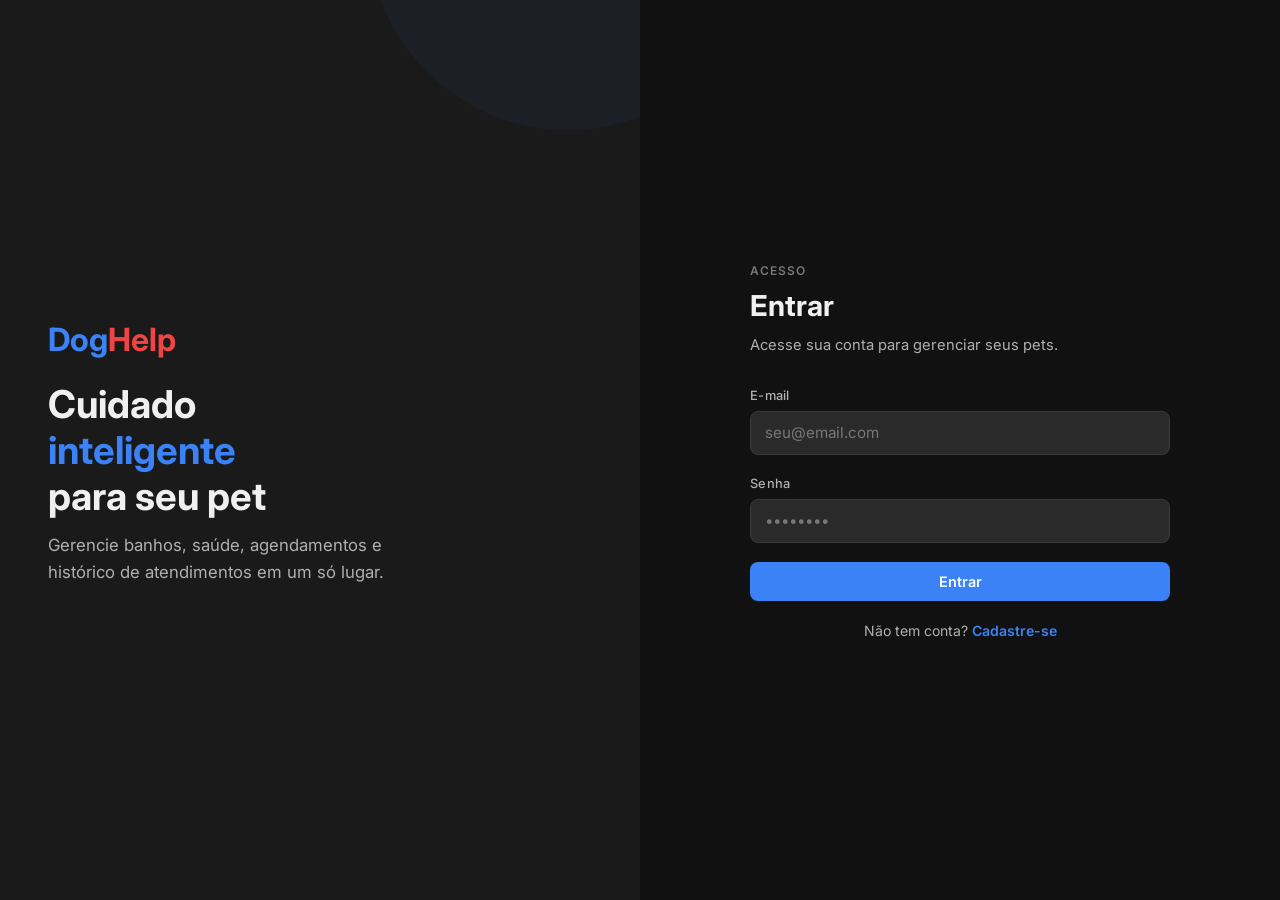
<file: index.html/index.html>
<!DOCTYPE html>
<html lang="pt-BR">
<head>
  <meta charset="UTF-8">
  <meta name="viewport" content="width=device-width, initial-scale=1.0">
  <title>DogHelp · Login</title>
  <link rel="preconnect" href="https://fonts.googleapis.com">
  <link rel="preconnect" href="https://fonts.gstatic.com" crossorigin>
  <link href="https://fonts.googleapis.com/css2?family=Inter:opsz,wght@14..32,400;14..32,500;14..32,600;14..32,700&family=IBM+Plex+Mono&display=swap" rel="stylesheet">
  <link rel="stylesheet" href="css/style.css">
</head>
<body>

<div class="tela-auth">
  <!-- Painel esquerdo -->
  <div class="painel-marca">
    <div class="painel-marca__conteudo">
      <div class="marca">
        <span class="azul">Dog</span><span class="vermelho">Help</span>
      </div>
      <h1>
        Cuidado<br>
        <span class="azul">inteligente</span><br>
        para seu pet
      </h1>
      <p>Gerencie banhos, saúde, agendamentos e histórico de atendimentos em um só lugar.</p>
    </div>
  </div>

  <!-- Painel direito -->
  <div class="painel-form">
    <div class="cartao-form">

      <!-- LOGIN -->
      <div id="loginForm">
        <span class="label-topo">Acesso</span>
        <h2>Entrar</h2>
        <span class="subtitulo">Acesse sua conta para gerenciar seus pets.</span>

        <div id="alertaLogin" class="alerta"></div>

        <div class="campo">
          <label for="loginEmail">E-mail</label>
          <input type="email" id="loginEmail" placeholder="seu@email.com">
        </div>
        <div class="campo">
          <label for="loginSenha">Senha</label>
          <input type="password" id="loginSenha" placeholder="••••••••">
        </div>

        <button class="btn btn-blue" id="btnLogin">Entrar</button>

        <div class="rodape-form">
          Não tem conta? <a href="#" id="irCadastro">Cadastre-se</a>
        </div>
      </div>

      <!-- CADASTRO -->
      <div id="cadastroForm" class="oculto">
        <span class="label-topo">Novo registro</span>
        <h2>Criar conta</h2>
        <span class="subtitulo">Preencha os dados para começar.</span>

        <div id="alertaCadastro" class="alerta"></div>

        <div class="campo">
          <label for="cadNome">Nome completo *</label>
          <input type="text" id="cadNome" placeholder="Seu nome">
        </div>
        <div class="campo">
          <label for="cadEmail">E-mail *</label>
          <input type="email" id="cadEmail" placeholder="seu@email.com">
        </div>
        <div class="campo">
          <label for="cadSenha">Senha *</label>
          <input type="password" id="cadSenha" placeholder="Mínimo 6 caracteres">
        </div>
        <div class="campo">
          <label for="cadTelefone">Telefone</label>
          <input type="text" id="cadTelefone" placeholder="(00) 00000-0000">
        </div>
        <div class="campo">
          <label for="cadEndereco">Endereço</label>
          <input type="text" id="cadEndereco" placeholder="Rua, número, bairro, cidade">
        </div>

        <button class="btn btn-blue" id="btnCadastrar">Cadastrar</button>

        <div class="rodape-form">
          Já tem conta? <a href="#" id="irLogin">Faça login</a>
        </div>
      </div>

    </div>
  </div>
</div>

<script src="js/storage.js"></script>
<script src="js/auth.js"></script>
</body>
</html>
</file>
<file: index.html/css/style.css>
/* =========================================================
   DogHelp - Sistema de Gestão para Pet Shops
   Tema escuro com destaque em azul e vermelho
   ========================================================= */

:root {
  --bg-primary: #111111;
  --bg-secondary: #1A1A1A;
  --bg-card: #242424;
  --bg-input: #2A2A2A;
  --bg-hover: #333333;
  --text-primary: #F0F0F0;
  --text-secondary: #B0B0B0;
  --text-muted: #777777;
  --blue: #3B82F6;
  --blue-dark: #2563EB;
  --blue-tint: #1E3A6F;
  --red: #EF4444;
  --red-dark: #DC2626;
  --red-tint: #7F1D1D;
  --border: #3A3A3A;
  --border-light: #4A4A4A;
  --f-body: "Inter", -apple-system, BlinkMacSystemFont, sans-serif;
  --f-mono: "IBM Plex Mono", "Courier New", monospace;
  --radius: 8px;
  --radius-lg: 12px;
  --shadow: 0 4px 20px rgba(0, 0, 0, 0.5);
  --max-width: 1100px;
}

* { margin: 0; padding: 0; box-sizing: border-box; }
html { -webkit-text-size-adjust: 100%; }

body {
  font-family: var(--f-body);
  background: var(--bg-primary);
  color: var(--text-primary);
  line-height: 1.6;
  min-height: 100vh;
}

::-webkit-scrollbar { width: 8px; height: 8px; }
::-webkit-scrollbar-track { background: var(--bg-secondary); }
::-webkit-scrollbar-thumb { background: var(--border-light); border-radius: 4px; }
::-webkit-scrollbar-thumb:hover { background: var(--blue); }

a { color: var(--blue); text-decoration: none; }
a:hover { text-decoration: underline; }

.btn {
  display: inline-flex;
  align-items: center;
  justify-content: center;
  gap: 0.5rem;
  border: none;
  border-radius: var(--radius);
  padding: 0.7rem 1.5rem;
  font-family: var(--f-body);
  font-weight: 600;
  font-size: 0.9rem;
  cursor: pointer;
  transition: all 0.2s ease;
}
.btn:active { transform: scale(0.97); }

.btn-blue { background: var(--blue); color: #fff; width: 100%; }
.btn-blue:hover { background: var(--blue-dark); }

.btn-red { background: transparent; color: var(--red); border: 1.5px solid var(--red); }
.btn-red:hover { background: var(--red-tint); }

.btn-outline { background: transparent; color: var(--text-secondary); border: 1.5px solid var(--border); }
.btn-outline:hover { border-color: var(--blue); color: var(--blue); }

.btn-mini { padding: 0.35rem 0.8rem; font-size: 0.78rem; }
.btn-block { width: 100%; }

.campo { margin-bottom: 1.2rem; }
.campo label { display: block; font-size: 0.8rem; font-weight: 500; color: var(--text-secondary); margin-bottom: 0.3rem; letter-spacing: 0.02em; }
.campo input, .campo select, .campo textarea {
  width: 100%;
  padding: 0.7rem 0.9rem;
  background: var(--bg-input);
  border: 1.5px solid var(--border);
  border-radius: var(--radius);
  color: var(--text-primary);
  font-family: var(--f-body);
  font-size: 0.95rem;
  transition: border 0.2s ease;
}
.campo input:focus, .campo select:focus, .campo textarea:focus {
  outline: none;
  border-color: var(--blue);
}
.campo input::placeholder, .campo textarea::placeholder { color: var(--text-muted); }
.campo textarea { resize: vertical; min-height: 80px; }
.campo select option { background: var(--bg-secondary); }

.linha-campos { display: grid; grid-template-columns: 1fr 1fr; gap: 0.9rem; }
@media (max-width: 520px) { .linha-campos { grid-template-columns: 1fr; } }

.alerta { padding: 0.7rem 1rem; border-radius: var(--radius); font-size: 0.88rem; display: none; margin-bottom: 1rem; }
.alerta.mostrar { display: block; }
.alerta-erro { background: var(--red-tint); color: #FCA5A5; border: 1px solid #7F1D1D; }
.alerta-sucesso { background: #0D3B2E; color: #6EE7B7; border: 1px solid #0D5C3E; }

.oculto { display: none !important; }

/* =========================================================
   TELA DE LOGIN / CADASTRO
   ========================================================= */
.tela-auth { min-height: 100vh; display: grid; grid-template-columns: 1fr 1fr; }

.painel-marca {
  background: var(--bg-secondary);
  padding: 3.5rem 3rem;
  display: flex;
  flex-direction: column;
  justify-content: center;
  position: relative;
  overflow: hidden;
}
.painel-marca::before {
  content: "";
  position: absolute;
  top: -30%;
  right: -20%;
  width: 400px;
  height: 400px;
  border-radius: 50%;
  background: rgba(59, 130, 246, 0.05);
}
.painel-marca__conteudo { position: relative; z-index: 1; max-width: 420px; }

.marca {
  font-size: 2rem;
  font-weight: 700;
  color: var(--text-primary);
  margin-bottom: 1rem;
}
.marca .azul { color: var(--blue); }
.marca .vermelho { color: var(--red); }

.painel-marca h1 { font-size: 2.4rem; font-weight: 700; line-height: 1.2; margin-bottom: 0.8rem; }
.painel-marca h1 .azul { color: var(--blue); }
.painel-marca h1 .vermelho { color: var(--red); }
.painel-marca p { color: var(--text-secondary); font-size: 1.05rem; max-width: 380px; }

.painel-form { background: var(--bg-primary); display: flex; align-items: center; justify-content: center; padding: 2.5rem; }
.cartao-form { width: 100%; max-width: 420px; }
.cartao-form .label-topo { font-size: 0.75rem; color: var(--text-muted); text-transform: uppercase; letter-spacing: 0.08em; font-weight: 600; }
.cartao-form h2 { font-size: 1.8rem; font-weight: 700; margin-bottom: 0.3rem; }
.cartao-form .subtitulo { color: var(--text-secondary); font-size: 0.92rem; display: block; margin-bottom: 1.8rem; }
.rodape-form { margin-top: 1.2rem; font-size: 0.88rem; color: var(--text-secondary); text-align: center; }
.rodape-form a { color: var(--blue); font-weight: 600; }

@media (max-width: 860px) {
  .tela-auth { grid-template-columns: 1fr; }
  .painel-marca { padding: 2.5rem 1.8rem; min-height: 280px; }
  .painel-marca h1 { font-size: 1.8rem; }
  .painel-marca p { font-size: 0.92rem; }
  .painel-form { padding: 2rem 1.5rem; }
}

/* =========================================================
   TOPBAR
   ========================================================= */
.topbar {
  background: var(--bg-secondary);
  border-bottom: 1px solid var(--border);
  position: sticky;
  top: 0;
  z-index: 20;
}
.topbar__interno {
  max-width: var(--max-width);
  margin: 0 auto;
  padding: 0.8rem 1.5rem;
  display: flex;
  align-items: center;
  gap: 2rem;
}
.topbar .marca { font-size: 1.3rem; margin-bottom: 0; }

.nav-principal { display: flex; gap: 0.2rem; flex: 1; }
.nav-principal a {
  padding: 0.5rem 1rem;
  border-radius: var(--radius);
  color: var(--text-secondary);
  font-size: 0.85rem;
  font-weight: 500;
  text-decoration: none;
  transition: all 0.2s ease;
  position: relative;
}
.nav-principal a:hover { background: var(--bg-hover); color: var(--text-primary); }
.nav-principal a.ativo { background: var(--blue-tint); color: var(--blue); }

.nav-principal a.ativo::after {
  content: "";
  position: absolute;
  top: 4px;
  right: 4px;
  width: 8px;
  height: 8px;
  background: var(--red);
  border-radius: 50%;
  border: 2px solid var(--bg-secondary);
}

.topbar__usuario { display: flex; align-items: center; gap: 1rem; color: var(--text-secondary); font-size: 0.9rem; white-space: nowrap; }
.topbar__usuario strong { color: var(--text-primary); }

.btn-sair {
  background: transparent;
  border: 1px solid var(--border);
  border-radius: var(--radius);
  padding: 0.3rem 0.8rem;
  color: var(--text-secondary);
  font-size: 0.78rem;
  cursor: pointer;
  transition: all 0.2s ease;
}
.btn-sair:hover { border-color: var(--red); color: var(--red); }

@media (max-width: 760px) {
  .topbar__interno { flex-wrap: wrap; }
  .nav-principal { order: 3; width: 100%; gap: 0.1rem; overflow-x: auto; }
  .nav-principal a { font-size: 0.78rem; padding: 0.4rem 0.7rem; }
}

/* =========================================================
   PÁGINA PRINCIPAL
   ========================================================= */
.pagina { max-width: var(--max-width); margin: 0 auto; padding: 2rem 1.5rem 4rem; }
.cabecalho-pagina { display: flex; justify-content: space-between; align-items: flex-start; gap: 1rem; margin-bottom: 2rem; flex-wrap: wrap; }
.cabecalho-pagina h1 { font-size: 1.8rem; font-weight: 700; }
.cabecalho-pagina .descricao { color: var(--text-secondary); font-size: 0.95rem; display: block; margin-top: 0.2rem; }

.titulo-destaque { display: inline-block; position: relative; }
.titulo-destaque::after {
  content: "";
  position: absolute;
  top: -4px;
  right: -14px;
  width: 10px;
  height: 10px;
  background: var(--red);
  border-radius: 50%;
  border: 2px solid var(--bg-primary);
}

.grade-resumo { display: grid; grid-template-columns: repeat(3, 1fr); gap: 1rem; margin-bottom: 2.5rem; }
.cartao-resumo { background: var(--bg-card); border: 1px solid var(--border); border-radius: var(--radius-lg); padding: 1.3rem 1.5rem; }
.cartao-resumo .rotulo { font-size: 0.75rem; text-transform: uppercase; letter-spacing: 0.06em; color: var(--text-muted); font-weight: 600; }
.cartao-resumo .valor { font-size: 2.2rem; font-weight: 700; margin-top: 0.2rem; }
.cartao-resumo .valor.azul { color: var(--blue); }
.cartao-resumo .valor.vermelho { color: var(--red); }
.cartao-resumo .legenda { font-size: 0.82rem; color: var(--text-muted); display: block; margin-top: 0.2rem; }
@media (max-width: 760px) { .grade-resumo { grid-template-columns: 1fr; } }

.grade-fichas { display: grid; grid-template-columns: repeat(auto-fill, minmax(260px, 1fr)); gap: 1rem; }
.ficha { background: var(--bg-card); border: 1px solid var(--border); border-radius: var(--radius-lg); padding: 1.2rem 1.2rem 1rem; transition: border-color 0.2s ease; position: relative; }
.ficha:hover { border-color: var(--border-light); }

.ficha__topo { display: flex; justify-content: space-between; align-items: flex-start; gap: 0.5rem; margin-bottom: 0.5rem; }
.ficha__nome { font-size: 1.2rem; font-weight: 700; display: flex; align-items: center; gap: 0.5rem; }
.ficha__nome::before { content: ""; width: 8px; height: 8px; background: var(--red); border-radius: 50%; display: inline-block; flex-shrink: 0; }
.ficha__especie { font-size: 0.7rem; text-transform: uppercase; font-weight: 600; color: var(--blue); background: var(--blue-tint); padding: 0.15rem 0.6rem; border-radius: 100px; white-space: nowrap; }

.ficha__dados { display: grid; grid-template-columns: 1fr 1fr; gap: 0.2rem 0.8rem; font-size: 0.85rem; margin-top: 0.5rem; padding-top: 0.5rem; border-top: 1px solid var(--border); }
.ficha__dados dt { color: var(--text-muted); font-size: 0.7rem; text-transform: uppercase; letter-spacing: 0.04em; }
.ficha__dados dd { color: var(--text-secondary); margin: 0; }

.ficha__acoes { display: flex; gap: 0.5rem; margin-top: 0.8rem; padding-top: 0.8rem; border-top: 1px solid var(--border); flex-wrap: wrap; }

.ficha-vazia { grid-column: 1 / -1; background: var(--bg-card); border: 1.5px dashed var(--border); border-radius: var(--radius-lg); padding: 3rem 1.5rem; text-align: center; color: var(--text-secondary); }
.ficha-vazia h3 { color: var(--text-primary); font-size: 1.1rem; margin-bottom: 0.5rem; }
.ficha-vazia p { margin-bottom: 1.2rem; }

.sobreposicao {
  position: fixed;
  inset: 0;
  background: rgba(0, 0, 0, 0.7);
  backdrop-filter: blur(4px);
  display: none;
  align-items: center;
  justify-content: center;
  padding: 1.2rem;
  z-index: 50;
}
.sobreposicao.mostrar { display: flex; }

.modal {
  background: var(--bg-secondary);
  border: 1px solid var(--border);
  border-radius: var(--radius-lg);
  width: 100%;
  max-width: 520px;
  padding: 1.8rem;
  max-height: 90vh;
  overflow-y: auto;
}
.modal__cabecalho { display: flex; justify-content: space-between; align-items: center; margin-bottom: 1.5rem; }
.modal__cabecalho h2 { font-size: 1.3rem; }
.modal__fechar { background: none; border: none; color: var(--text-muted); font-size: 1.5rem; cursor: pointer; padding: 0.2rem 0.5rem; border-radius: var(--radius); }
.modal__fechar:hover { color: var(--red); }

.bloco { background: var(--bg-card); border: 1px solid var(--border); border-radius: var(--radius-lg); padding: 1.5rem; margin-bottom: 2rem; }
.bloco__titulo { display: flex; align-items: baseline; gap: 0.6rem; margin-bottom: 0.3rem; }
.bloco__titulo h2 { font-size: 1.2rem; }
.bloco__subtitulo { color: var(--text-secondary); font-size: 0.88rem; display: block; margin-bottom: 1.2rem; }

.tabela-horarios-wrap { overflow-x: auto; }
.tabela-horarios { border-collapse: collapse; width: 100%; min-width: 560px; }
.tabela-horarios th { font-size: 0.72rem; text-transform: uppercase; letter-spacing: 0.04em; color: var(--text-muted); padding: 0.5rem 0.3rem; text-align: center; border-bottom: 1.5px solid var(--border); font-weight: 600; }
.tabela-horarios th:first-child { text-align: left; padding-left: 0.4rem; }
.tabela-horarios td { padding: 0.3rem; text-align: center; border-bottom: 1px solid var(--border); }
.tabela-horarios td.rotulo-hora { font-family: var(--f-mono); font-size: 0.78rem; color: var(--text-secondary); text-align: left; padding-left: 0.4rem; white-space: nowrap; }

.slot {
  width: 100%;
  min-width: 56px;
  padding: 0.5rem 0.2rem;
  border: 1.5px solid var(--border);
  border-radius: var(--radius);
  background: var(--bg-input);
  color: var(--text-secondary);
  font-family: var(--f-mono);
  font-size: 0.7rem;
  cursor: pointer;
  transition: all 0.2s ease;
}
.slot:hover:not(:disabled) { border-color: var(--blue); color: var(--blue); }
.slot:disabled { opacity: 0.3; cursor: not-allowed; }
.slot.selecionado { background: var(--blue-tint); border-color: var(--blue); color: var(--blue); font-weight: 600; }

.resumo-selecao { margin-top: 1.2rem; padding: 0.9rem 1rem; background: var(--blue-tint); border: 1px solid var(--blue); border-radius: var(--radius); font-size: 0.9rem; color: var(--blue); display: none; }
.resumo-selecao.mostrar { display: block; }
.resumo-selecao strong { font-family: var(--f-mono); }

.tabela-wrap { overflow-x: auto; }
.tabela-dados { width: 100%; border-collapse: collapse; font-size: 0.88rem; }
.tabela-dados th { font-size: 0.72rem; text-transform: uppercase; letter-spacing: 0.04em; color: var(--text-muted); text-align: left; padding: 0.6rem 0.7rem; border-bottom: 1.5px solid var(--border); font-weight: 600; white-space: nowrap; }
.tabela-dados td { padding: 0.7rem 0.7rem; border-bottom: 1px solid var(--border); vertical-align: top; color: var(--text-secondary); }
.tabela-dados td strong { color: var(--text-primary); }
.tabela-dados tr:last-child td { border-bottom: none; }
.tabela-dados .col-obs { color: var(--text-muted); max-width: 220px; }
.tabela-dados .col-acoes { white-space: nowrap; text-align: right; }

.selo {
  display: inline-flex;
  align-items: center;
  gap: 0.35rem;
  font-size: 0.7rem;
  font-weight: 600;
  text-transform: uppercase;
  letter-spacing: 0.03em;
  padding: 0.2rem 0.6rem;
  border-radius: 100px;
}
.selo::before { content: ""; width: 6px; height: 6px; border-radius: 50%; }
.selo-ok { background: #0D3B2E; color: #6EE7B7; }
.selo-ok::before { background: #6EE7B7; }
.selo-atrasado { background: var(--red-tint); color: #FCA5A5; }
.selo-atrasado::before { background: #FCA5A5; }
.selo-hoje { background: #4B2D0D; color: #FCD34D; }
.selo-hoje::before { background: #FCD34D; }

.estado-vazio-linha td { text-align: center; color: var(--text-muted); padding: 2.5rem 1rem; }

.sr-only { position: absolute; width: 1px; height: 1px; overflow: hidden; clip: rect(0, 0, 0, 0); }
.text-center { text-align: center; }
.mt-1 { margin-top: 1rem; }
.mb-1 { margin-bottom: 1rem; }
</file>
